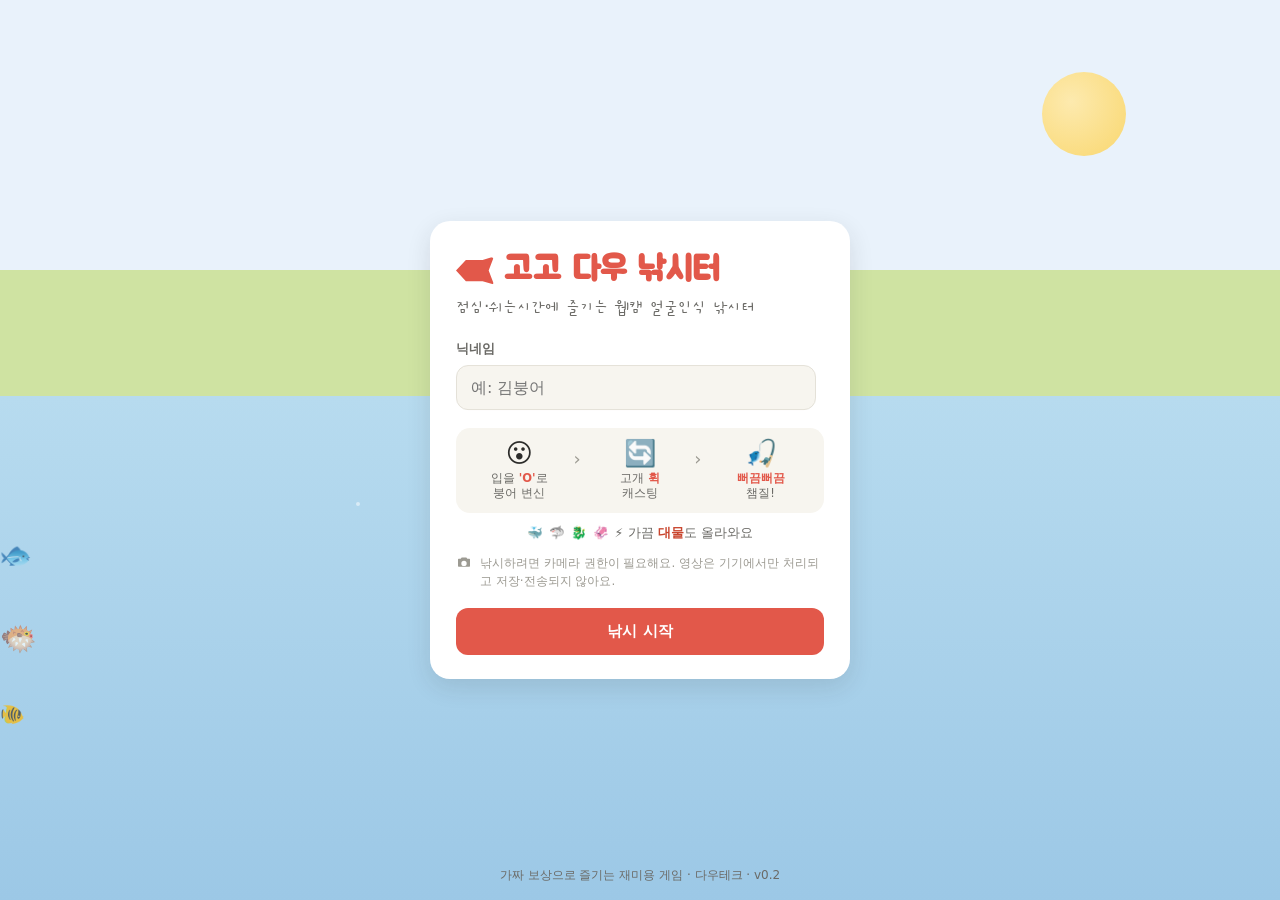
<file: index.html>
<!DOCTYPE html>
<html lang="ko">
<head>
<meta charset="UTF-8" />
<meta name="viewport" content="width=device-width, initial-scale=1, viewport-fit=cover" />
<title>고고 다우 낚시터</title>
<meta name="description" content="입을 'O'로 벌리면 붕어가 되어 낚시! 고고 다우 낚시터 — 웹캠 얼굴인식 낚시 게임" />
<link rel="icon" href="data:image/svg+xml,%3Csvg xmlns='http://www.w3.org/2000/svg' viewBox='0 0 100 100'%3E%3Ctext y='.9em' font-size='90'%3E🎣%3C/text%3E%3C/svg%3E" />
<link rel="preconnect" href="https://fonts.googleapis.com" />
<link rel="preconnect" href="https://fonts.gstatic.com" crossorigin />
<link href="https://fonts.googleapis.com/css2?family=Jua&family=Gaegu:wght@400;700&display=swap" rel="stylesheet" />
<link rel="stylesheet" href="css/styles.css" />
</head>
<body>

<!-- ============ ENTRY ============ -->
<section id="screen-entry" class="screen is-active">
  <div class="pond-bg" aria-hidden="true">
    <span class="sun"></span>
    <span class="pond-fish f1">🐟</span>
    <span class="pond-fish f2">🐠</span>
    <span class="pond-fish f3">🐡</span>
    <span class="ripple r1"></span>
    <span class="ripple r2"></span>
  </div>
  <div class="entry-card">
    <div class="brand"><span class="brand-fish" aria-hidden="true"></span><h1 class="brand-name">고고 다우 낚시터</h1></div>
    <p class="brand-tag">점심·쉬는시간에 즐기는 웹캠 얼굴인식 낚시터</p>

    <label class="field-label" for="nickname">닉네임</label>
    <div class="field-row">
      <input id="nickname" class="field-input" type="text" maxlength="12" placeholder="예: 김붕어" autocomplete="off" />
      <span id="nick-status" class="nick-status" aria-live="polite"></span>
    </div>

    <ol class="howto" aria-label="이렇게 즐겨요">
      <li><span class="howto-emoji">😮</span><span class="howto-t">입을 <b>'O'</b>로<br>붕어 변신</span></li>
      <li><span class="howto-emoji">🔄</span><span class="howto-t">고개 <b>휙</b><br>캐스팅</span></li>
      <li><span class="howto-emoji">🎣</span><span class="howto-t"><b>뻐끔뻐끔</b><br>챔질!</span></li>
    </ol>

    <p class="teaser"><span class="teaser-fish">🐳 🦈 🐉 🦑 ⚡</span> 가끔 <b>대물</b>도 올라와요</p>

    <p class="perm-note"><span class="i-cam" aria-hidden="true"></span>낚시하려면 카메라 권한이 필요해요. 영상은 기기에서만 처리되고 저장·전송되지 않아요.</p>

    <button id="btn-start" class="btn btn-primary btn-block">낚시 시작</button>
    <p id="entry-error" class="entry-error" role="alert" hidden></p>
  </div>
  <footer class="entry-foot">가짜 보상으로 즐기는 재미용 게임 · 다우테크 · v0.2</footer>
</section>

<!-- ============ CALIBRATION ============ -->
<section id="screen-cal" class="screen">
  <div class="cal-wrap">
    <h2 id="cal-title" class="cal-title">얼굴을 비춰주세요</h2>
    <p id="cal-instr" class="cal-instr">카메라 가운데에 얼굴을 맞춰 주세요</p>

    <div class="cal-stage">
      <video id="cal-video" class="cal-video" playsinline muted></video>
      <div class="cal-guide" aria-hidden="true"></div>
      <div id="cal-cue" class="cal-cue" aria-hidden="true">😊</div>
      <div id="cal-badge" class="cal-badge">얼굴을 찾는 중…</div>
    </div>

    <div class="cal-steps">
      <div id="cal-step-1" class="cal-step"><span class="cal-dot"></span>얼굴 인식</div>
      <div id="cal-step-2" class="cal-step"><span class="cal-dot"></span>입 'O' 인식</div>
    </div>

    <div class="cal-actions">
      <button id="btn-cal-neutral" class="btn btn-primary" hidden>시작하기</button>
      <button id="btn-cal-skip" class="btn btn-ghost btn-sm">바로 시작 ›</button>
    </div>
    <p class="cal-note">자동으로 인식돼요 · 밝은 곳에서 얼굴을 화면 가운데 맞춰 주세요</p>
  </div>
</section>

<!-- ============ LOBBY (MAIN GAME) ============ -->
<section id="screen-lobby" class="screen">
  <div class="game">
    <div class="pond-bg pond-scene" aria-hidden="true">
      <span class="sun"></span>
      <span class="cloud cl1">☁️</span><span class="cloud cl2">☁️</span><span class="cloud cl3">☁️</span>
      <span class="scene-item tree tr1">🌳</span><span class="scene-item tree tr2">🌲</span>
      <span class="scene-item tree tr3">🌳</span><span class="scene-item bush bs1">🌿</span>
      <span class="scene-item flower fw1">🌷</span><span class="scene-item flower fw2">🌼</span>
      <span class="scene-item flower fw3">🌸</span>
      <span class="scene-item reed rd1">🌾</span><span class="scene-item reed rd2">🌾</span>
      <span class="scene-item duck dk1">🦆</span>
      <span class="scene-item dock">🛶</span>
      <span class="lilypad lp1">🪷</span><span class="lilypad lp2">🪷</span>
      <span class="pond-fish pf1">🐟</span><span class="pond-fish pf2">🐠</span>
      <span class="ripple rp1"></span><span class="ripple rp2"></span>
    </div>

    <div id="catch-banner" class="catch-banner" aria-live="polite"></div>

    <header class="topbar">
      <span class="room-name">다우 낭낭저수지 <b id="online-count" class="online-count" hidden></b></span>
      <div class="topbar-right">
        <button id="btn-eohang" class="chip chip-btn"><span class="i-tank"></span>어항 <b id="eh-count">0</b></button>
        <button id="btn-ranking" class="chip chip-btn"><span class="i-crown"></span>붕어왕 <b id="my-rank">–</b></button>
        <button id="btn-settings" class="chip chip-btn" aria-label="설정"><span class="i-gear"></span></button>
      </div>
    </header>

    <aside class="mini-rank" id="mini-rank" aria-label="실시간 랭킹"></aside>

    <div id="players" class="players" aria-hidden="true"></div>

    <div id="mybob" class="mybob" hidden><span class="mybob-line" aria-hidden="true"></span><span class="mybob-alert" id="mybob-alert">!</span><span class="mybob-float"></span></div>

    <!-- catch breaches the water here on reel-in -->
    <div id="catch-stage" class="catch-stage" aria-hidden="true" hidden></div>

    <!-- swipe / head-turn capture overlay (also accepts fallback) -->
    <div id="castpad" class="castpad" hidden>
      <div class="cast-guide" aria-hidden="true">
        <span class="cg-arrow cg-left">↩</span>
        <span class="cg-head">🐟</span>
        <span class="cg-arrow cg-right">↪</span>
      </div>
      <div class="castpad-hint" id="castpad-hint">고개를 휙 돌렸다가 → 정면으로 돌아오면 던져져요!</div>
      <div class="castpad-sub" id="castpad-sub">멀리 돌릴수록 더 멀리 날아가요</div>
    </div>

    <aside class="selfview" id="selfview">
      <span class="selfview-label">셀프뷰</span>
      <video id="game-video" class="selfview-video" playsinline muted></video>
      <div class="selfview-status" id="selfview-status"><span class="sv-dot"></span>대기 중</div>
    </aside>

    <div class="actionbar">
      <div class="actionbar-top">
        <span class="ab-phase" id="ab-phase">① 준비</span>
        <span class="ab-hint" id="ab-hint"></span>
      </div>
      <div class="ab-ctrl" id="ab-ctrl"></div>
    </div>

    <div id="toast" class="toast"></div>
  </div>
</section>

<!-- ============ MODALS ============ -->
<div id="panel-eohang" class="modal" hidden>
  <div class="modal-card">
    <div class="modal-head"><h2 class="modal-title">어항</h2><button class="modal-close" data-close="panel-eohang" aria-label="닫기">✕</button></div>
    <div id="eohang-body" class="modal-body"></div>
  </div>
</div>

<div id="panel-ranking" class="modal" hidden>
  <div class="modal-card">
    <div class="modal-head"><h2 class="modal-title">오늘의 붕어왕</h2><button class="modal-close" data-close="panel-ranking" aria-label="닫기">✕</button></div>
    <div id="ranking-body" class="modal-body"></div>
  </div>
</div>

<div id="panel-settings" class="modal" hidden>
  <div class="modal-card">
    <div class="modal-head"><h2 class="modal-title">설정</h2><button class="modal-close" data-close="panel-settings" aria-label="닫기">✕</button></div>
    <div id="settings-body" class="modal-body"></div>
  </div>
</div>

<script type="module" src="js/main.js"></script>
</body>
</html>
</file>
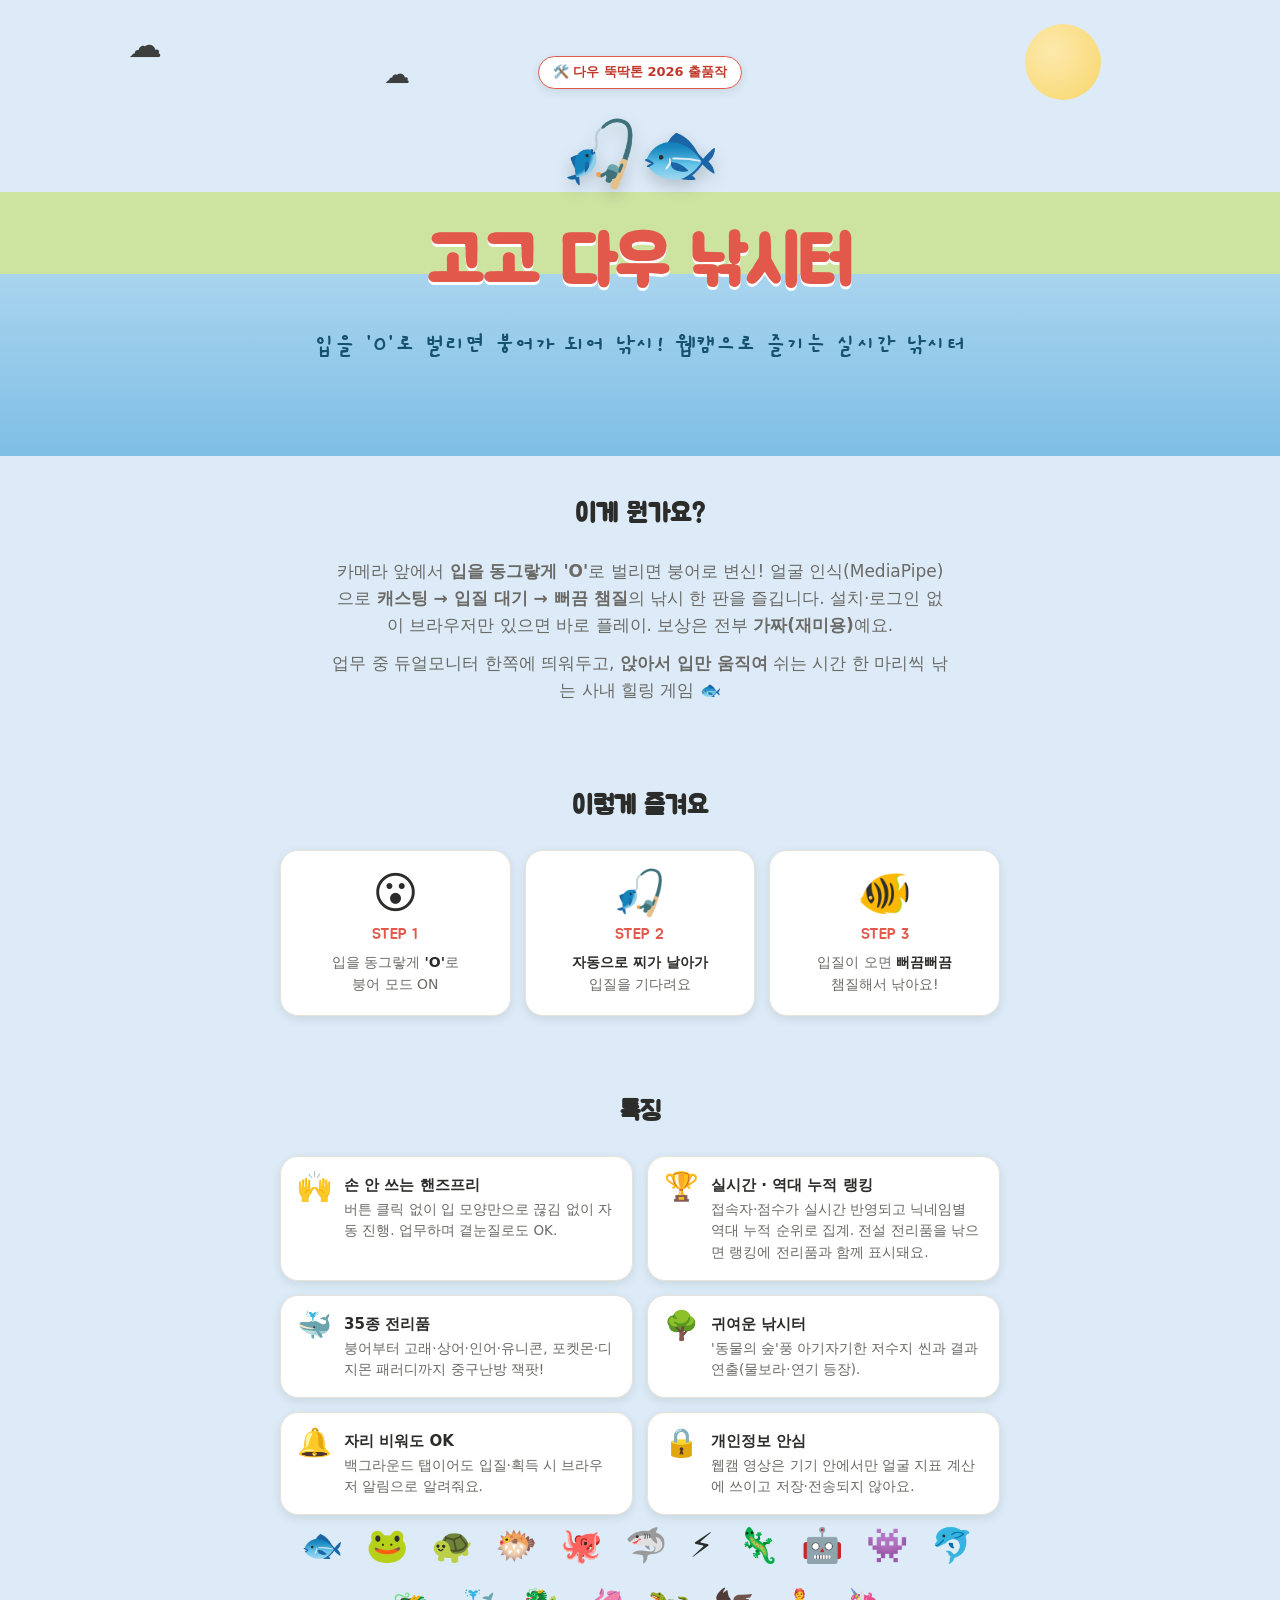
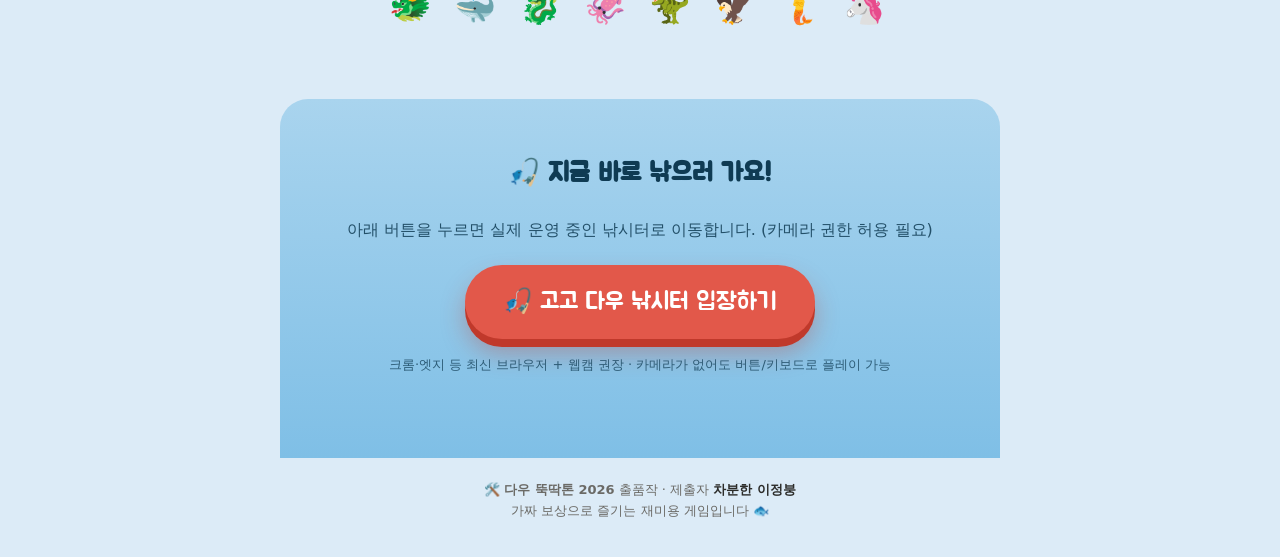
<file: submission/index.html>
<!DOCTYPE html>
<html lang="ko">
<head>
<meta charset="UTF-8" />
<meta name="viewport" content="width=device-width, initial-scale=1" />
<title>고고 다우 낚시터 🎣 — 뚝딱톤 2026</title>
<meta name="description" content="입을 'O'로 벌리면 붕어가 되어 낚시! 웹캠 얼굴인식으로 즐기는 사내 실시간 낚시 게임." />
<link rel="icon" href="data:image/svg+xml,%3Csvg xmlns='http://www.w3.org/2000/svg' viewBox='0 0 100 100'%3E%3Ctext y='.9em' font-size='90'%3E🎣%3C/text%3E%3C/svg%3E" />
<link rel="preconnect" href="https://fonts.googleapis.com" />
<link rel="preconnect" href="https://fonts.gstatic.com" crossorigin />
<link href="https://fonts.googleapis.com/css2?family=Jua&family=Gaegu:wght@400;700&display=swap" rel="stylesheet" />
<style>
  :root{
    --coral:#E2584A; --coral-strong:#C0392B; --ink:#2C2C2A; --muted:#6B6A66;
    --sky:#DCEBF7; --grass:#CDE3A0; --water:#A9D4EE; --water-deep:#7FBFE6;
    --surface:#fff; --surface-2:#F4F1EA; --line:#E7E3D8; --radius:18px;
    --shadow:0 10px 30px rgba(44,44,42,.14); --shadow-sm:0 3px 10px rgba(44,44,42,.10);
    --display:'Jua',system-ui,sans-serif; --hand:'Gaegu',system-ui,cursive; --ui:system-ui,-apple-system,'Apple SD Gothic Neo',sans-serif;
  }
  *{box-sizing:border-box;}
  body{margin:0;font-family:var(--ui);color:var(--ink);background:var(--sky);line-height:1.6;}
  .wrap{max-width:760px;margin:0 auto;padding:0 20px;}

  /* hero */
  .hero{position:relative;overflow:hidden;text-align:center;padding:56px 20px 70px;
    background:linear-gradient(var(--sky) 0%,var(--sky) 42%,var(--grass) 42%,var(--grass) 60%,var(--water) 60%,var(--water-deep) 100%);}
  .hero .sun{position:absolute;top:24px;right:14%;width:76px;height:76px;border-radius:50%;
    background:radial-gradient(circle at 35% 35%,#FFE9A6,#FBD45F);opacity:.92;}
  .hero .cloud{position:absolute;font-size:34px;opacity:.9;}
  .badge{display:inline-block;font-family:var(--ui);font-size:13px;font-weight:700;color:var(--coral-strong);
    background:#fff;border:1.5px solid var(--coral);border-radius:999px;padding:5px 14px;margin-bottom:14px;box-shadow:var(--shadow-sm);}
  h1.title{font-family:var(--display);font-size:clamp(40px,8vw,68px);color:var(--coral);margin:6px 0 6px;letter-spacing:.5px;
    text-shadow:0 3px 0 #fff;}
  .tagline{font-family:var(--hand);font-size:clamp(18px,4vw,24px);color:#15506F;margin:0 0 22px;font-weight:700;}
  .hero-fish{font-size:64px;filter:drop-shadow(0 6px 8px rgba(0,0,0,.18));}

  /* sections */
  section{padding:38px 0;}
  h2{font-family:var(--display);font-size:26px;color:var(--ink);text-align:center;margin:0 0 22px;}
  .lead{text-align:center;font-size:17px;color:var(--muted);max-width:620px;margin:0 auto 6px;}

  .steps{display:grid;grid-template-columns:repeat(3,1fr);gap:14px;}
  .step{background:var(--surface);border:1px solid var(--line);border-radius:var(--radius);padding:20px 14px;text-align:center;box-shadow:var(--shadow-sm);}
  .step .em{font-size:44px;line-height:1;}
  .step .n{display:inline-block;font-family:var(--display);color:var(--coral);font-size:15px;margin:8px 0 4px;}
  .step .t{font-size:14px;color:var(--muted);}
  .step b{color:var(--ink);}

  .feats{display:grid;grid-template-columns:repeat(2,1fr);gap:14px;}
  .feat{display:flex;gap:12px;align-items:flex-start;background:var(--surface);border:1px solid var(--line);border-radius:var(--radius);padding:16px 16px;box-shadow:var(--shadow-sm);}
  .feat .fi{font-size:28px;line-height:1;flex:none;}
  .feat .fh{font-weight:700;font-size:15px;margin:0 0 2px;}
  .feat .fp{font-size:13.5px;color:var(--muted);margin:0;}

  .trophies{text-align:center;font-size:34px;letter-spacing:6px;line-height:1.8;}
  .note{text-align:center;font-size:13px;color:var(--muted);background:var(--surface-2);border-radius:12px;padding:12px 16px;max-width:620px;margin:18px auto 0;}

  /* CTA */
  .cta{background:linear-gradient(180deg,var(--water),var(--water-deep));text-align:center;padding:54px 20px 60px;border-radius:28px 28px 0 0;margin-top:24px;}
  .cta h2{color:#0F3B53;}
  .cta p{color:#0F3B53;opacity:.85;margin:0 0 22px;}
  .play-btn{display:inline-flex;align-items:center;gap:10px;font-family:var(--display);font-size:24px;color:#fff;
    background:var(--coral);border:none;border-radius:999px;padding:18px 38px;text-decoration:none;cursor:pointer;
    box-shadow:0 8px 0 var(--coral-strong),0 14px 24px rgba(192,57,43,.35);transition:transform .12s,box-shadow .12s;}
  .play-btn:hover{transform:translateY(2px);box-shadow:0 6px 0 var(--coral-strong),0 10px 18px rgba(192,57,43,.35);}
  .play-btn:active{transform:translateY(8px);box-shadow:0 0 0 var(--coral-strong);}
  .cta .sub{font-size:13px;color:#0F3B53;opacity:.75;margin-top:16px;}

  footer{text-align:center;font-size:13px;color:var(--muted);padding:22px 20px 36px;}
  footer .author{font-weight:700;color:var(--ink);}
  @media (max-width:560px){
    .steps{grid-template-columns:1fr;} .feats{grid-template-columns:1fr;}
  }
</style>
</head>
<body>

  <header class="hero">
    <span class="cloud" style="top:18px;left:10%;">☁️</span>
    <span class="cloud" style="top:54px;left:30%;font-size:26px;">☁️</span>
    <span class="sun"></span>
    <div class="wrap">
      <span class="badge">🛠️ 다우 뚝딱톤 2026 출품작</span>
      <div class="hero-fish">🎣🐟</div>
      <h1 class="title">고고 다우 낚시터</h1>
      <p class="tagline">입을 'O'로 벌리면 붕어가 되어 낚시! 웹캠으로 즐기는 실시간 낚시터</p>
    </div>
  </header>

  <main class="wrap">

    <section>
      <h2>이게 뭔가요?</h2>
      <p class="lead">
        카메라 앞에서 <b>입을 동그랗게 'O'</b>로 벌리면 붕어로 변신!
        얼굴 인식(MediaPipe)으로 <b>캐스팅 → 입질 대기 → 뻐끔 챔질</b>의 낚시 한 판을 즐깁니다.
        설치·로그인 없이 브라우저만 있으면 바로 플레이. 보상은 전부 <b>가짜(재미용)</b>예요.
      </p>
      <p class="lead" style="margin-top:10px;">
        업무 중 듀얼모니터 한쪽에 띄워두고, <b>앉아서 입만 움직여</b> 쉬는 시간 한 마리씩 낚는 사내 힐링 게임 🐟
      </p>
    </section>

    <section>
      <h2>이렇게 즐겨요</h2>
      <div class="steps">
        <div class="step"><div class="em">😮</div><div class="n">STEP 1</div><div class="t">입을 동그랗게 <b>'O'</b>로<br>붕어 모드 ON</div></div>
        <div class="step"><div class="em">🎣</div><div class="n">STEP 2</div><div class="t"><b>자동으로 찌가 날아가</b><br>입질을 기다려요</div></div>
        <div class="step"><div class="em">🐠</div><div class="n">STEP 3</div><div class="t">입질이 오면 <b>뻐끔뻐끔</b><br>챔질해서 낚아요!</div></div>
      </div>
    </section>

    <section>
      <h2>특징</h2>
      <div class="feats">
        <div class="feat"><span class="fi">🙌</span><div><p class="fh">손 안 쓰는 핸즈프리</p><p class="fp">버튼 클릭 없이 입 모양만으로 끊김 없이 자동 진행. 업무하며 곁눈질로도 OK.</p></div></div>
        <div class="feat"><span class="fi">🏆</span><div><p class="fh">실시간 · 역대 누적 랭킹</p><p class="fp">접속자·점수가 실시간 반영되고 닉네임별 역대 누적 순위로 집계. 전설 전리품을 낚으면 랭킹에 전리품과 함께 표시돼요.</p></div></div>
        <div class="feat"><span class="fi">🐳</span><div><p class="fh">35종 전리품</p><p class="fp">붕어부터 고래·상어·인어·유니콘, 포켓몬·디지몬 패러디까지 중구난방 잭팟!</p></div></div>
        <div class="feat"><span class="fi">🌳</span><div><p class="fh">귀여운 낚시터</p><p class="fp">'동물의 숲'풍 아기자기한 저수지 씬과 결과 연출(물보라·연기 등장).</p></div></div>
        <div class="feat"><span class="fi">🔔</span><div><p class="fh">자리 비워도 OK</p><p class="fp">백그라운드 탭이어도 입질·획득 시 브라우저 알림으로 알려줘요.</p></div></div>
        <div class="feat"><span class="fi">🔒</span><div><p class="fh">개인정보 안심</p><p class="fp">웹캠 영상은 기기 안에서만 얼굴 지표 계산에 쓰이고 저장·전송되지 않아요.</p></div></div>
      </div>
      <div class="trophies">🐟 🐸 🐢 🐡 🐙 🦈 ⚡ 🦎 🤖 👾 🐬 🐲 🐳 🐉 🦑 🦖 🦅 🧜 🦄</div>
    </section>

    <section class="cta">
      <h2>🎣 지금 바로 낚으러 가요!</h2>
      <p>아래 버튼을 누르면 실제 운영 중인 낚시터로 이동합니다. (카메라 권한 허용 필요)</p>
      <a class="play-btn" href="https://daoutech-cruiseny.github.io/boong-fishing/" target="_blank" rel="noopener">🎣 고고 다우 낚시터 입장하기</a>
      <p class="sub">크롬·엣지 등 최신 브라우저 + 웹캠 권장 · 카메라가 없어도 버튼/키보드로 플레이 가능</p>
    </section>
  </main>

  <footer>
    🛠️ <b>다우 뚝딱톤 2026</b> 출품작 · 제출자 <span class="author">차분한 이정붕</span><br>
    가짜 보상으로 즐기는 재미용 게임입니다 🐟
  </footer>

</body>
</html>
</file>
<file: css/styles.css>
/* ==========================================================================
   붕어 낚시터 — styles
   Design language from the Claude Design export: pond scene (sky/grass/water),
   Jua (display) + Gaegu (playful accent), coral #E2584A accent, rarity colors.
   ========================================================================== */

:root {
  /* environment */
  --sky:        #E9F2FB;
  --water:      #B7DBEF;
  --water-deep: #9CC8E6;
  --grass:      #CFE3A2;
  --sand:       #E7D8B0;

  /* brand */
  --coral:        #E2584A;
  --coral-strong: #C9462F;
  --gold:         #E8B23C;

  /* neutrals */
  --ink:      #2C2C2A;
  --muted:    #6B6A66;
  --faint:    #9C9A92;
  --line:     #E4E1D8;
  --surface:  #FFFFFF;
  --surface-2:#F7F5EF;

  /* rarity (bg / fg) */
  --junk-bg:#F1EFE8;   --junk-fg:#56544E;   --junk-dot:#8A8780;
  --common-bg:#EAF3DE; --common-fg:#2C5A10; --common-dot:#5E9A22;
  --rare-bg:#E6F1FB;   --rare-fg:#0C447C;   --rare-dot:#2F7FCF;
  --epic-bg:#EEEDFE;   --epic-fg:#3C3489;   --epic-dot:#6A5BD6;
  --legend-bg:#FAEEDA; --legend-fg:#633806; --legend-dot:#E0A21C;

  /* type */
  --font-display:"Jua", system-ui, sans-serif;
  --font-hand:"Gaegu", system-ui, sans-serif;
  --font-ui: system-ui, -apple-system, "Apple SD Gothic Neo", "Malgun Gothic", "Segoe UI", Roboto, sans-serif;

  --radius: 14px;
  --radius-lg: 20px;
  --shadow: 0 8px 24px rgba(44,44,42,.12);
  --shadow-sm: 0 3px 10px rgba(44,44,42,.10);
}

* { box-sizing: border-box; }
html, body { margin: 0; height: 100%; }
body {
  font-family: var(--font-ui);
  color: var(--ink);
  background: var(--sky);
  -webkit-font-smoothing: antialiased;
  overflow: hidden;
}

/* ---------- screens ---------- */
.screen { position: fixed; inset: 0; display: none; }
.screen.is-active { display: block; }

/* shared pond background (sky -> grass -> water bands) */
.pond-bg {
  position: absolute; inset: 0;
  background: linear-gradient(
    var(--sky) 0%, var(--sky) 30%,
    var(--grass) 30%, var(--grass) 44%,
    var(--water) 44%, var(--water-deep) 100%);
}
.sun { position: absolute; top: 8%; right: 12%; width: 84px; height: 84px; border-radius: 50%;
  background: radial-gradient(circle at 35% 35%, #FFE9A6, #FBD45F); opacity: .9; }

/* ---------- buttons ---------- */
.btn { font-family: var(--font-ui); font-size: 15px; font-weight: 600; border: none; border-radius: 12px;
  padding: 12px 20px; cursor: pointer; display: inline-flex; align-items: center; justify-content: center; gap: 8px;
  transition: transform .06s ease, background .15s ease; }
.btn:active { transform: translateY(1px); }
.btn:focus-visible { outline: 3px solid rgba(226,88,74,.5); outline-offset: 2px; }
.btn-primary { background: var(--coral); color: #fff; }
.btn-primary:hover { background: var(--coral-strong); }
.btn-ghost { background: var(--surface-2); color: var(--muted); }
.btn-sm { font-size: 13px; padding: 8px 14px; }
.btn-blue { background: #3F7DD6; color:#fff; }
.btn-tap { background: var(--coral); color:#fff; font-size: 24px; padding: 18px 40px; }
.btn-block { width: 100%; padding: 14px; }

/* ---------- ENTRY ---------- */
.entry-card {
  position: absolute; top: 50%; left: 50%; transform: translate(-50%,-50%);
  width: min(420px, calc(100vw - 40px));
  background: var(--surface); border-radius: var(--radius-lg); box-shadow: var(--shadow);
  padding: 28px 26px 24px;
}
.brand { display:flex; align-items:center; gap:10px; }
.brand-fish { width: 38px; height: 28px; flex: none;
  background: var(--coral);
  clip-path: polygon(0 50%, 26% 12%, 70% 12%, 100% 0, 86% 50%, 100% 100%, 70% 88%, 26% 88%);
  border-radius: 4px; position: relative; }
.brand-name { font-family: var(--font-display); font-size: 34px; margin: 0; color: var(--coral); letter-spacing: .5px; }
.brand-tag { font-family: var(--font-hand); font-size: 17px; color: var(--muted); margin: 4px 0 22px; }
.field-label { display:block; font-size: 13px; color: var(--muted); margin: 0 0 7px; font-weight:600; }
.field-row { display:flex; gap: 8px; align-items: stretch; }
.field-input { flex:1; font-family: var(--font-ui); font-size: 16px; padding: 12px 14px; border: 1.5px solid var(--line);
  border-radius: 12px; background: var(--surface-2); color: var(--ink); outline: none; }
.field-input:focus { border-color: var(--coral); background:#fff; }
.nick-status { display:flex; align-items:center; min-width: 0; font-size: 12px; }
.nick-status.ok { color:#1D7A5C; }
.nick-status.warn { color: var(--coral-strong); }
.perm-note { display:flex; gap:8px; font-size: 12px; color: var(--faint); line-height:1.5; margin: 12px 0 18px; }
.entry-error { color: var(--coral-strong); font-size: 13px; margin: 10px 0 0; }
.entry-foot { position: absolute; bottom: 16px; width:100%; text-align:center; font-size: 12px; color: var(--muted); }

/* how-to mini guide */
.howto { list-style:none; margin: 18px 0 12px; padding: 12px 6px; display:grid; grid-template-columns: repeat(3,1fr);
  gap: 6px; background: var(--surface-2); border-radius: 14px; counter-reset: step; }
.howto li { position:relative; display:flex; flex-direction:column; align-items:center; gap:5px; text-align:center; }
.howto li:not(:last-child)::after { content:"›"; position:absolute; right:-4px; top:8px; color: var(--faint); font-size:18px; }
.howto-emoji { font-size: 26px; line-height:1; }
.howto-t { font-size: 11.5px; color: var(--muted); line-height:1.3; }
.howto-t b { color: var(--coral); }
.teaser { font-size: 12.5px; color: var(--muted); text-align:center; margin: 0 0 4px; }
.teaser b { color: var(--coral-strong); }
.teaser-fish { letter-spacing: 1px; }

/* ambient pond life on the entry screen */
.pond-fish { position:absolute; font-size: 26px; opacity:.7; transform: scaleX(-1); pointer-events:none;
  animation: pondSwim linear infinite; }
.pond-fish.f1 { top: 60%; animation-duration: 13s; }
.pond-fish.f2 { top: 78%; font-size: 20px; animation-duration: 17s; animation-delay: -5s; }
.pond-fish.f3 { top: 69%; font-size: 30px; animation-duration: 11s; animation-delay: -8s; }
@keyframes pondSwim { from { left: -14%; } to { left: 114%; } }
.ripple { position:absolute; border:2px solid rgba(255,255,255,.5); border-radius:50%;
  transform: translate(-50%,-50%); pointer-events:none; animation: pondRipple 4.5s ease-out infinite; }
.ripple.r1 { top: 56%; left: 28%; }
.ripple.r2 { top: 74%; left: 66%; animation-delay: -2.2s; }
@keyframes pondRipple { 0% { width:6px; height:6px; opacity:.55; } 100% { width:84px; height:84px; opacity:0; } }
@media (prefers-reduced-motion: reduce) { .pond-fish, .ripple { animation: none; } .pond-fish { display:none; } }
.pond-fish.pf1 { top: 62%; animation-duration: 14s; }
.pond-fish.pf2 { top: 80%; font-size: 22px; animation-duration: 18s; animation-delay: -6s; }
.ripple.rp1 { top: 60%; left: 26%; } .ripple.rp2 { top: 82%; left: 70%; animation-delay: -2.5s; }

/* ---------- cute "Animal-Crossing"-ish lobby scenery ---------- */
.scene-item { position:absolute; line-height:1; pointer-events:none; filter: drop-shadow(0 2px 2px rgba(0,0,0,.12)); }
.cloud { position:absolute; font-size: 40px; opacity:.92; pointer-events:none; animation: cloudDrift linear infinite; }
.cloud.cl1 { top: 5%;  font-size: 46px; animation-duration: 48s; }
.cloud.cl2 { top: 13%; font-size: 34px; animation-duration: 64s; animation-delay: -20s; }
.cloud.cl3 { top: 3%;  font-size: 30px; animation-duration: 80s; animation-delay: -50s; }
@keyframes cloudDrift { from { left: -16%; } to { left: 116%; } }
/* trees & bushes sit on the grass band (~30–44% height) */
.tree { font-size: 56px; bottom: auto; }
.tree.tr1 { top: 20%; left: 4%; font-size: 64px; }
.tree.tr2 { top: 23%; left: 16%; font-size: 50px; }
.tree.tr3 { top: 21%; right: 5%; font-size: 60px; transform: scaleX(-1); }
.bush.bs1 { top: 35%; right: 18%; font-size: 34px; }
.flower { font-size: 22px; }
.flower.fw1 { top: 38%; left: 10%; } .flower.fw2 { top: 40%; left: 24%; } .flower.fw3 { top: 37%; right: 28%; }
.reed { font-size: 34px; }
.reed.rd1 { top: 40%; left: 2%; } .reed.rd2 { top: 41%; right: 2%; transform: scaleX(-1); }
.duck.dk1 { top: 52%; left: 16%; font-size: 30px; animation: duckBob 3.5s ease-in-out infinite; }
@keyframes duckBob { 0%,100% { transform: translateY(0) scaleX(-1); } 50% { transform: translateY(-4px) scaleX(-1); } }
.dock { top: 60%; left: 50%; transform: translateX(-50%) rotate(8deg); font-size: 46px; opacity:.95; }
.lilypad { position:absolute; font-size: 30px; pointer-events:none; }
.lilypad.lp1 { top: 66%; left: 24%; } .lilypad.lp2 { top: 86%; right: 20%; font-size: 26px; }
@media (prefers-reduced-motion: reduce) { .cloud, .duck { animation: none; } }

/* ---------- big "catch!" banner beside the ranking ---------- */
/* sits in the top-center gap between the selfview (left) and ranking (right) */
.catch-banner { position:absolute; top: 58px; left: 50%; max-width: min(460px, calc(100% - 360px)); z-index: 22;
  display:flex; align-items:center; gap: 11px; background: rgba(255,255,255,.97);
  border: 2px solid var(--coral); border-radius: 16px; padding: 11px 16px; box-shadow: var(--shadow);
  opacity: 0; transform: translate(-50%, -14px) scale(.96); pointer-events:none; transition: opacity .25s ease, transform .25s ease; }
.catch-banner.show { opacity: 1; transform: translate(-50%, 0) scale(1); }
.catch-banner.hot { border-color: #C9A227; background: linear-gradient(100deg, #FFF7E0, #FFFDF6); animation: bannerPop .5s ease; }
@keyframes bannerPop { 0% { transform: translate(-50%,0) scale(.92); } 60% { transform: translate(-50%,0) scale(1.04); } 100% { transform: translate(-50%,0) scale(1); } }
.cb-icon { font-size: 34px; line-height:1; flex:none; }
.cb-text { font-size: 16px; font-weight: 600; color: var(--ink); line-height: 1.3; }
.cb-text b { color: var(--coral-strong, #C0392B); }
/* on phones, drop the banner below the selfview/ranking row so nothing overlaps */
@media (max-width: 560px) {
  .catch-banner { top: 152px; left: 8px; right: 8px; max-width: none;
    transform: translateY(-10px) scale(.97); }
  .catch-banner.show { transform: translateY(0) scale(1); }
  @keyframes bannerPop { 0%{transform:translateY(0) scale(.95)} 60%{transform:translateY(0) scale(1.03)} 100%{transform:translateY(0) scale(1)} }
  .cb-text { font-size: 13px; }
}

/* leaderboard sections in the live ranking panel */
.mr-section { font-size: 11px; color: var(--faint); font-weight: 700; margin: 8px 0 2px; }
.mr-all { max-height: 132px; overflow-y: auto; }

/* small inline icons (drawn) */
.i-cam, .i-tank, .i-crown, .i-gear { width: 16px; height: 16px; flex:none; display:inline-block;
  background: currentColor; -webkit-mask: center/contain no-repeat; mask: center/contain no-repeat; }
.i-cam  { -webkit-mask-image: url("data:image/svg+xml,%3Csvg xmlns='http://www.w3.org/2000/svg' viewBox='0 0 24 24'%3E%3Cpath fill='black' d='M4 7h3l1.5-2h7L17 7h3a1 1 0 0 1 1 1v10a1 1 0 0 1-1 1H4a1 1 0 0 1-1-1V8a1 1 0 0 1 1-1Zm8 3a4 4 0 1 0 0 8 4 4 0 0 0 0-8Z'/%3E%3C/svg%3E"); mask-image: url("data:image/svg+xml,%3Csvg xmlns='http://www.w3.org/2000/svg' viewBox='0 0 24 24'%3E%3Cpath fill='black' d='M4 7h3l1.5-2h7L17 7h3a1 1 0 0 1 1 1v10a1 1 0 0 1-1 1H4a1 1 0 0 1-1-1V8a1 1 0 0 1 1-1Zm8 3a4 4 0 1 0 0 8 4 4 0 0 0 0-8Z'/%3E%3C/svg%3E"); }
.i-tank { -webkit-mask-image: url("data:image/svg+xml,%3Csvg xmlns='http://www.w3.org/2000/svg' viewBox='0 0 24 24'%3E%3Cpath fill='black' d='M4 6h16v12a2 2 0 0 1-2 2H6a2 2 0 0 1-2-2V6Zm3 8a3 3 0 0 1 5-2 3 3 0 1 1 0 4 3 3 0 0 1-5-2Z'/%3E%3C/svg%3E"); mask-image: url("data:image/svg+xml,%3Csvg xmlns='http://www.w3.org/2000/svg' viewBox='0 0 24 24'%3E%3Cpath fill='black' d='M4 6h16v12a2 2 0 0 1-2 2H6a2 2 0 0 1-2-2V6Zm3 8a3 3 0 0 1 5-2 3 3 0 1 1 0 4 3 3 0 0 1-5-2Z'/%3E%3C/svg%3E"); }
.i-crown { -webkit-mask-image: url("data:image/svg+xml,%3Csvg xmlns='http://www.w3.org/2000/svg' viewBox='0 0 24 24'%3E%3Cpath fill='black' d='M3 8l4 4 5-7 5 7 4-4-2 11H5L3 8Z'/%3E%3C/svg%3E"); mask-image: url("data:image/svg+xml,%3Csvg xmlns='http://www.w3.org/2000/svg' viewBox='0 0 24 24'%3E%3Cpath fill='black' d='M3 8l4 4 5-7 5 7 4-4-2 11H5L3 8Z'/%3E%3C/svg%3E"); }
.i-gear { -webkit-mask-image: url("data:image/svg+xml,%3Csvg xmlns='http://www.w3.org/2000/svg' viewBox='0 0 24 24'%3E%3Cpath fill='black' d='M12 8a4 4 0 1 0 0 8 4 4 0 0 0 0-8Zm9 4a7 7 0 0 0-.1-1l2-1.6-2-3.4-2.3 1a7 7 0 0 0-1.7-1l-.4-2.5h-4l-.4 2.5a7 7 0 0 0-1.7 1l-2.3-1-2 3.4L4 11a7 7 0 0 0 0 2l-2 1.6 2 3.4 2.3-1a7 7 0 0 0 1.7 1l.4 2.5h4l.4-2.5a7 7 0 0 0 1.7-1l2.3 1 2-3.4-2-1.6c.06-.3.1-.66.1-1Z'/%3E%3C/svg%3E"); mask-image: url("data:image/svg+xml,%3Csvg xmlns='http://www.w3.org/2000/svg' viewBox='0 0 24 24'%3E%3Cpath fill='black' d='M12 8a4 4 0 1 0 0 8 4 4 0 0 0 0-8Zm9 4a7 7 0 0 0-.1-1l2-1.6-2-3.4-2.3 1a7 7 0 0 0-1.7-1l-.4-2.5h-4l-.4 2.5a7 7 0 0 0-1.7 1l-2.3-1-2 3.4L4 11a7 7 0 0 0 0 2l-2 1.6 2 3.4 2.3-1a7 7 0 0 0 1.7 1l.4 2.5h4l.4-2.5a7 7 0 0 0 1.7-1l2.3 1 2-3.4-2-1.6c.06-.3.1-.66.1-1Z'/%3E%3C/svg%3E"); }

/* ---------- CALIBRATION ---------- */
#screen-cal { background: var(--sky); }
.cal-wrap { position:absolute; top:50%; left:50%; transform:translate(-50%,-50%); width:min(420px,calc(100vw - 40px)); text-align:center; }
.cal-title { font-family: var(--font-display); font-size: 30px; color: var(--coral); margin: 0 0 4px; }
.cal-instr { font-size: 16px; color: var(--ink); margin: 0 0 18px; font-weight:600; }
.cal-stage { position: relative; width: min(300px, calc(100vw - 56px)); aspect-ratio: 4 / 3; margin: 0 auto 18px; border-radius: var(--radius-lg);
  overflow: hidden; background:#dfeaf3; box-shadow: var(--shadow-sm); }
.cal-video { width:100%; height:100%; object-fit: cover; transform: scaleX(-1) scale(2); transform-origin: center; }
.cal-guide { position:absolute; top:50%; left:50%; transform:translate(-50%,-50%); width:130px; height:170px;
  border:3px dashed rgba(255,255,255,.9); border-radius:50%; pointer-events:none; }
/* big on-screen cue that tells first-timers exactly what to do */
.cal-cue { position:absolute; top:50%; left:50%; transform:translate(-50%,-50%); font-size: 84px; line-height:1;
  pointer-events:none; filter: drop-shadow(0 4px 8px rgba(0,0,0,.35)); animation: cueFloat 2.4s ease-in-out infinite; }
.cal-cue.pulse { animation: cuePulse 1s ease-in-out infinite; }
@keyframes cueFloat { 0%,100%{ transform:translate(-50%,-50%) } 50%{ transform:translate(-50%,-58%) } }
@keyframes cuePulse { 0%,100%{ transform:translate(-50%,-50%) scale(1) } 50%{ transform:translate(-50%,-50%) scale(1.22) } }
@media (prefers-reduced-motion: reduce) { .cal-cue, .cal-cue.pulse { animation: none; } }
.cal-badge { position:absolute; left:8px; bottom:8px; right:8px; background: rgba(44,44,42,.78); color:#fff;
  font-size: 12px; padding: 6px 10px; border-radius: 10px; }
.cal-steps { display:flex; gap:10px; justify-content:center; margin: 0 0 18px; }
.cal-step { display:flex; align-items:center; gap:7px; font-size: 13px; color: var(--muted);
  background: var(--surface); border:1px solid var(--line); border-radius: 999px; padding: 6px 12px; }
.cal-step .cal-dot { width:9px; height:9px; border-radius:50%; background:#D8D5CC; }
.cal-step.done { color:#2C5A10; background: var(--common-bg); border-color: transparent; }
.cal-step.done .cal-dot { background: var(--common-dot); }
.cal-actions { display:flex; gap:10px; justify-content:center; }
.cal-note { font-size: 12px; color: var(--faint); margin: 14px 0 0; }

/* ---------- LOBBY / GAME ---------- */
.game { position:absolute; inset:0; overflow:hidden; }

.topbar { position:absolute; top:0; left:0; right:0; height:48px; display:flex; align-items:center; justify-content:space-between;
  padding: 0 14px; background: rgba(255,255,255,.9); border-bottom:1px solid var(--line); z-index: 20; backdrop-filter: blur(4px); }
.room-name { font-family: var(--font-display); font-size: 17px; color: var(--ink); }
.online-count { font-family: var(--font-ui); font-size: 12px; font-weight: 700; color: #2E7D32; margin-left: 4px; vertical-align: middle; }
.topbar-right { display:flex; gap:8px; }
.chip { display:inline-flex; align-items:center; gap:6px; background:#fff; border:1px solid var(--line); border-radius:999px;
  padding: 5px 12px; font-size: 13px; color: var(--muted); }
.chip b { color: var(--ink); }
.chip-btn { cursor:pointer; }
.chip-btn:hover { border-color: var(--coral); }
.chip .i-tank, .chip .i-crown, .chip .i-gear { width: 14px; height: 14px; }

.mini-rank { position:absolute; top: 58px; right: 12px; width: 218px; background: rgba(255,255,255,.96);
  border:1px solid var(--line); border-radius: 16px; padding: 12px 14px; z-index: 12; box-shadow: var(--shadow-sm); }
.mini-rank h4 { font-size: 13px; color: var(--ink); margin: 0 0 9px; font-weight: 700; }
.mr-row { display:flex; align-items:center; gap:8px; margin: 7px 0; font-size: 14px; }
.mr-row.me { background: var(--surface-2); border-radius: 8px; padding: 3px 6px; margin-left:-6px; margin-right:-6px; }
.mr-no { width: 20px; text-align:center; color: var(--faint); font-weight: 700; font-size: 15px; }
.mr-nick { flex:1; overflow:hidden; text-overflow:ellipsis; white-space:nowrap; }
.mr-dot { width: 9px; height: 9px; border-radius:50%; flex:none; }
.mr-score { font-weight: 700; color: var(--coral-strong, #C0392B); font-size: 13px; min-width: 30px; text-align:right; }
/* all-time leaderboard cards (2 lines for legend holders) */
.mr-list { max-height: 46vh; overflow-y: auto; margin: 0 -4px; padding: 0 4px; }
.mr-card { padding: 5px 6px; margin: 3px -6px; border-radius: 9px; }
.mr-card.me { background: var(--surface-2); }
.mr-card.legend { background: linear-gradient(100deg, #FFF6DC, #FFFCF4); border:1px solid #EED98A; }
.mr-line1 { display:flex; align-items:center; gap:8px; font-size: 14px; }
.mr-on { color:#2E7D32; font-size: 9px; margin-right:3px; vertical-align: middle; }
.mr-tro { font-size: 16px; flex:none; }
.mr-trophy { display:flex; align-items:center; gap:5px; margin: 3px 0 1px 28px; }
.mr-tro-ic { font-size: 17px; flex:none; }
.mr-tro-nm { flex:1; font-size: 11.5px; font-weight:700; color:#9A6B00; overflow:hidden; text-overflow:ellipsis; white-space:nowrap; }
.mr-me-row { display:flex; align-items:center; justify-content:space-between; gap:6px; margin-top: 9px; padding-top: 9px;
  border-top:1px dashed var(--line); font-size: 13px; }
.mr-me-label { color: var(--muted); font-weight:600; }
.mr-me-stat { color: var(--ink); } .mr-me-stat b { color: var(--coral-strong, #C0392B); font-size: 15px; }

.players { position:absolute; inset:0; z-index: 8; }
.player { position:absolute; transform: translateX(-50%); display:flex; flex-direction:column; align-items:center; }
.player-tag { margin-top: 1px; font-size: 11px; background: rgba(255,255,255,.85); border-radius:8px; padding: 1px 7px; white-space:nowrap; }
.player-stat { margin-top: 4px; font-size: 11px; border-radius:999px; padding: 2px 9px; font-weight: 600; white-space:nowrap; }
.st-wait { background: var(--junk-bg); color: var(--junk-fg); }
.st-bite { background: #FDEBD2; color:#9A4A0E; }
.st-catch { background: var(--common-bg); color: var(--common-fg); }

.mybob { position:absolute; left:50%; top: 70%; transform: translate(-50%,-50%); z-index: 10; display:flex; flex-direction:column; align-items:center; }
.mybob-float { width: 15px; height: 15px; border-radius:50%; background: var(--coral);
  box-shadow: 0 0 0 3px rgba(255,255,255,.85), 0 0 0 12px rgba(156,200,230,.35); }
.mybob.is-bite { animation: bobshake .25s infinite; }
.mybob-alert { position:absolute; top:-30px; left:50%; transform:translateX(-50%); width:22px; height:22px; border-radius:50%;
  background: var(--coral); color:#fff; display:none; align-items:center; justify-content:center; font-weight:700; font-size:14px; }
.mybob.is-bite .mybob-alert { display:flex; }
/* a bite tugs the line and rings the float */
.mybob.is-bite .mybob-line { animation: lineJiggle .26s ease-in-out infinite; }
@keyframes lineJiggle {
  0%,100% { transform: translateX(-50%) rotate(0); }
  25% { transform: translateX(-50%) rotate(2deg); }
  75% { transform: translateX(-50%) rotate(-2deg); }
}
.mybob.is-bite .mybob-float { animation: floatTug .45s ease-in-out infinite; }
@keyframes floatTug {
  0%,100% { box-shadow: 0 0 0 3px rgba(255,255,255,.85), 0 0 0 12px rgba(156,200,230,.35); }
  50% { box-shadow: 0 0 0 3px rgba(255,255,255,.95), 0 0 0 20px rgba(226,88,74,.45); }
}
@media (prefers-reduced-motion: reduce) {
  .mybob.is-bite .mybob-line, .mybob.is-bite .mybob-float { animation: none; }
}

/* fishing line: runs from the float up to an (off-screen) rod tip */
.mybob-line { position:absolute; left:50%; bottom:6px; width:2px; height:90vh; z-index:-1;
  background: linear-gradient(to top, rgba(255,255,255,.9), rgba(255,255,255,.12));
  transform: translateX(-50%); transform-origin: bottom center; pointer-events:none; }
.mybob.casting .mybob-line { animation: lineWhip .5s ease-out; }
@keyframes lineWhip {
  0%   { transform: translateX(-50%) scaleY(.15); opacity:.25; }
  55%  { opacity:1; }
  100% { transform: translateX(-50%) scaleY(1); opacity:1; }
}
/* the line + bobber fly out in an arc when you cast */
.mybob.flying { animation: castFly .7s cubic-bezier(.22,.68,.3,1) forwards; }
@keyframes castFly {
  0%   { top: var(--cast-start, 90%); }
  55%  { top: var(--cast-apex, 40%); }
  100% { top: var(--cast-land, 60%); }
}
@media (prefers-reduced-motion: reduce) { .mybob.flying { animation: none; top: var(--cast-land, 60%); } }

/* ---------- catch breach (creature rises out of the water) ---------- */
.catch-stage { position:absolute; inset:0; z-index: 20; pointer-events:none; }
.catch-stage[hidden] { display:none; }
.catch-creature { position:absolute; left:50%; transform: translate(-50%,0);
  font-size: 66px; line-height:1; filter: drop-shadow(0 6px 10px rgba(0,0,0,.28));
  animation: catchRise 1.5s cubic-bezier(.2,.85,.25,1) forwards; }
.catch-creature.big { font-size: 122px; animation-duration: 1.7s; }
@keyframes catchRise {
  0%   { transform: translate(-50%, 64px) scale(.35) rotate(-8deg); opacity:0; }
  22%  { opacity:1; }
  55%  { transform: translate(-50%, -40px) scale(1.12) rotate(5deg); }
  72%  { transform: translate(-50%, -18px) scale(1) rotate(-3deg); }
  100% { transform: translate(-50%, -26px) scale(1) rotate(0); opacity:1; }
}
.splash { position:absolute; left:50%; transform: translate(-50%,-50%); width:24px; height:24px; }
.splash::before, .splash::after { content:""; position:absolute; left:50%; top:50%;
  border:3px solid rgba(255,255,255,.9); border-radius:50%; transform: translate(-50%,-50%);
  animation: splashRing .7s ease-out forwards; }
.splash::after { animation-delay:.12s; border-color: rgba(156,200,230,.85); }
@keyframes splashRing { 0%{width:6px;height:6px;opacity:.95} 100%{width:96px;height:96px;opacity:0} }
.smoke { position:absolute; left:50%; border-radius:50%; transform: translate(-50%,-50%);
  background: radial-gradient(circle, rgba(232,232,236,.95), rgba(210,210,218,0) 70%); pointer-events:none;
  animation: smokePuff 1.05s ease-out forwards; }
@keyframes smokePuff {
  0%   { width:24px; height:24px; opacity:0; }
  25%  { opacity:.95; }
  100% { width:170px; height:170px; opacity:0; transform: translate(-50%,-74%); }
}
.drop { position:absolute; left:50%; top:0; width:7px; height:7px; border-radius:50%;
  background: rgba(214,236,255,.95); animation: dropFly .7s ease-out forwards; }
@keyframes dropFly {
  0%   { transform: translate(-50%,0) scale(1); opacity:1; }
  100% { transform: translate(calc(-50% + var(--dx)), var(--dy)) scale(.35); opacity:0; }
}
@media (prefers-reduced-motion: reduce) {
  .catch-creature { animation: none; transform: translate(-50%,-26px); }
  .splash, .drop, .mybob.casting .mybob-line { animation: none; }
}
@keyframes bobshake { 0%,100%{transform:translate(-50%,-50%)} 25%{transform:translate(-54%,-50%)} 75%{transform:translate(-46%,-50%)} }

.castpad { position:absolute; top:48px; left:0; right:0; bottom: 96px; z-index: 15; display:flex; flex-direction:column;
  align-items:center; justify-content:center; gap:8px; background: rgba(20,70,100,.06); cursor: grab; touch-action: none; user-select:none; }
.castpad[hidden] { display: none; }
.castpad-hint { font-size: 15px; font-weight:700; color:#15506F; background: rgba(255,255,255,.95); padding: 9px 18px; border-radius:999px; box-shadow: var(--shadow-sm); }
.castpad-sub { font-size: 12px; color:#15506F; background: rgba(255,255,255,.8); padding: 3px 11px; border-radius:999px; }

/* animated demo of the cast motion: head swings out, then back to center */
.cast-guide { display:flex; align-items:center; justify-content:center; gap: 12px;
  background: rgba(255,255,255,.9); border-radius: 999px; padding: 12px 22px; margin-bottom: 4px; box-shadow: var(--shadow-sm); }
.cg-head { font-size: 44px; line-height:1; display:inline-block; transform-origin: 50% 75%;
  animation: castswing 2.2s ease-in-out infinite; }
.cg-arrow { font-size: 24px; color:#15506F; opacity:.22; }
.cg-left  { animation: cgGlowL 2.2s ease-in-out infinite; }
.cg-right { animation: cgGlowR 2.2s ease-in-out infinite; }
@keyframes castswing {
  0%, 100% { transform: translateX(0) rotate(0deg); }
  20% { transform: translateX(-20px) rotate(-24deg); }
  40% { transform: translateX(0) rotate(0deg); }
  60% { transform: translateX(20px) rotate(24deg); }
  80% { transform: translateX(0) rotate(0deg); }
}
@keyframes cgGlowL { 0%,100%{opacity:.2} 20%{opacity:1} 45%{opacity:.2} }
@keyframes cgGlowR { 0%,100%{opacity:.2} 60%{opacity:1} 85%{opacity:.2} }
@media (prefers-reduced-motion: reduce) {
  .cg-head, .cg-left, .cg-right { animation: none; }
  .cg-arrow { opacity:.7; }
}

.selfview { position:absolute; top: 56px; left: 12px; width: 150px; height: 120px; background: rgba(255,255,255,.93);
  border:1px solid var(--line); border-radius: 14px; overflow:hidden; z-index: 12; }
.selfview-label { position:absolute; top:6px; left:10px; font-size: 11px; color: var(--faint); z-index:2; }
.selfview-video { width:100%; height:100%; object-fit: cover; transform: scaleX(-1) scale(2); transform-origin: center; background:#dfeaf3; }
.selfview-status { position:absolute; bottom:7px; left:8px; right:8px; display:flex; align-items:center; gap:5px;
  background: rgba(225,245,238,.95); color:#085041; border-radius:8px; padding: 2px 8px; font-size: 11px; z-index:2; }
.selfview-status.off .sv-dot { background:#B4B2A9; }
.sv-dot { width:6px; height:6px; border-radius:50%; background:#1D9E75; flex:none; }

.actionbar { position:absolute; bottom:0; left:0; right:0; min-height: 172px; background: rgba(255,255,255,.98);
  border-top:2px solid var(--line); border-radius: 24px 24px 0 0; padding: 20px 24px 26px; z-index: 18;
  display:flex; flex-direction:column; gap: 16px; box-shadow: 0 -8px 24px rgba(44,44,42,.10); }
.actionbar-top { display:flex; align-items:center; justify-content:space-between; gap:12px; }
.ab-phase { font-family: var(--font-display); font-size: 27px; }
.ab-hint { font-size: 16px; color: var(--muted); text-align:right; }
.ab-ctrl { }
.ab-row { display:flex; align-items:center; justify-content:space-between; gap:14px; }
.next-hint { font-size: 16px; color: var(--muted); font-weight:700; display:flex; align-items:center; gap:10px; white-space:nowrap; }

/* face-mode live guidance (replaces the click buttons during a cast/hook) */
.guide-live { display:flex; align-items:center; gap:18px; background: var(--surface-2); border-radius: 16px; padding: 14px 18px; }
.gl-emoji { font-size: 56px; line-height:1; flex:none; animation: glPulse 1.2s ease-in-out infinite; }
.gl-text { font-size: 22px; color: var(--ink); line-height:1.4; font-weight: 700; flex:1; }
.gl-text b { color: var(--coral-strong, #C0392B); }
.gl-gauge { flex:none; width: 150px; height: 24px; }
.gl-gauge .gauge-fill, .cast-fill { background: var(--coral); }
@keyframes glPulse { 0%,100%{transform:scale(1)} 50%{transform:scale(1.18)} }
.wait-box { display:flex; align-items:center; gap:14px; background: var(--surface-2); border-radius: 16px; padding: 14px 18px; }
.wait-rod { font-size: 46px; line-height:1; flex:none; animation: waitBob 1.8s ease-in-out infinite; }
@keyframes waitBob { 0%,100%{transform:translateY(0) rotate(-6deg)} 50%{transform:translateY(-3px) rotate(6deg)} }
@media (prefers-reduced-motion: reduce) { .gl-emoji, .wait-rod { animation: none; } }
.gauge { height: 22px; border-radius:999px; background:#E6E3DB; overflow:hidden; }
.gauge-fill { height:100%; width:0%; background: var(--common-dot); transition: width .12s ease; border-radius:999px; }
.timer { font-size: 20px; color:#9A4A0E; font-weight:700; }
.tapn { font-size: 17px; color: var(--muted); white-space:nowrap; min-width: 64px; text-align:right; font-weight:700; }
.result { display:flex; align-items:center; gap: 14px; }
.result-icc { width: 62px; height: 62px; border-radius: 14px; background: var(--surface-2); display:flex; align-items:center; justify-content:center; font-size: 36px; }
.result-name { font-size: 22px; font-weight: 700; }

/* ---------- toast ---------- */
.toast { position:absolute; top: 56px; left:50%; transform: translateX(-50%); background: rgba(44,44,42,.92); color:#fff;
  font-size: 12px; padding: 7px 14px; border-radius:999px; z-index: 25; opacity:0; transition: opacity .3s; pointer-events:none; white-space:nowrap; }
.toast.show { opacity:1; }

/* ---------- rarity badge ---------- */
.rar { display:inline-flex; align-items:center; padding: 2px 9px; border-radius:999px; font-size: 11px; font-weight: 600; }
.rar-junk { background: var(--junk-bg); color: var(--junk-fg); }
.rar-common { background: var(--common-bg); color: var(--common-fg); }
.rar-rare { background: var(--rare-bg); color: var(--rare-fg); }
.rar-epic { background: var(--epic-bg); color: var(--epic-fg); }
.rar-legend { background: var(--legend-bg); color: var(--legend-fg); }

/* ---------- modals ---------- */
.modal { position: fixed; inset:0; z-index: 40; background: rgba(44,44,42,.4); display:flex; align-items:center; justify-content:center; padding: 16px; }
.modal[hidden] { display: none; }
.modal-card { width: min(560px, 100%); max-height: 86vh; overflow:auto; background: var(--surface); border-radius: var(--radius-lg); box-shadow: var(--shadow); }
.modal-head { position: sticky; top:0; display:flex; align-items:center; justify-content:space-between; padding: 16px 18px 12px;
  background: var(--surface); border-bottom:1px solid var(--line); }
.modal-title { font-family: var(--font-display); font-size: 24px; margin:0; color: var(--ink); }
.modal-close { border:none; background: var(--surface-2); width: 30px; height: 30px; border-radius: 50%; cursor:pointer; font-size: 14px; color: var(--muted); }
.modal-body { padding: 16px 18px 20px; }

/* eohang */
.eh-summary { font-size: 13px; color: var(--muted); margin: -4px 0 14px; }
.eh-summary b { color: var(--coral); }
.feat { display:flex; gap: 14px; align-items:center; border:2px solid var(--gold); background: var(--legend-bg);
  border-radius: var(--radius-lg); padding: 14px; margin: 0 0 16px; }
.feat-icc { width: 60px; height:60px; border-radius:50%; background:#fff; display:flex; align-items:center; justify-content:center; font-size: 32px; flex:none; box-shadow: var(--shadow-sm); }
.feat-label { font-size: 11px; color: var(--legend-fg); }
.feat-name { font-family: var(--font-display); font-size: 20px; margin: 3px 0 6px; }
.feat-quote { font-family: var(--font-hand); font-size: 14px; color: var(--muted); margin: 6px 0 0; }
.eh-filters { display:flex; gap:8px; flex-wrap:wrap; margin: 0 0 14px; }
.fchip { font-size: 12px; padding: 5px 12px; border-radius:999px; border:1px solid var(--line); background:#fff; color: var(--muted); cursor:pointer; }
.fchip.on { background:#E6F1FB; color:#0C447C; border-color:#bcd9f5; }
.eh-grid { display:grid; grid-template-columns: repeat(auto-fill, minmax(150px,1fr)); gap: 10px; }
.eh-item { display:flex; align-items:center; gap:10px; padding: 10px; border:1px solid var(--line); border-radius: 12px; background: var(--surface-2); }
.eh-item.dim { opacity: .4; }
.eh-icc { width: 40px; height:40px; border-radius:50%; background:#fff; display:flex; align-items:center; justify-content:center; font-size: 20px; flex:none; border:1px solid var(--line); }
.eh-name { font-size: 14px; font-weight: 600; }
.eh-meta { display:flex; align-items:center; gap:6px; margin-top: 3px; }
.eh-cnt { font-size: 12px; color: var(--faint); }
.empty { color: var(--muted); font-size: 14px; text-align:center; padding: 30px 0; }

/* ranking */
.podium { display:flex; align-items:flex-end; gap: 10px; margin: 0 0 16px; }
.pod { flex:1; display:flex; flex-direction:column; align-items:center; text-align:center; background: var(--surface-2);
  border:1px solid var(--line); border-radius: var(--radius-lg); padding: 14px 8px; }
.pod.first { background:#fff; border:2px solid var(--gold); }
.pod-crown { font-size: 18px; height: 22px; }
.pod-medal { width:24px; height:24px; border-radius:50%; display:flex; align-items:center; justify-content:center; font-size: 12px; font-weight:700; margin: 4px 0 8px; }
.m1 { background: var(--legend-bg); color: var(--legend-fg); }
.m2 { background:#ECEAE3; color:#5F5E5A; }
.m3 { background:#F3E2D2; color:#8A4B22; }
.pod-ava { width:42px; height:42px; border-radius:50%; background:#E6F1FB; display:flex; align-items:center; justify-content:center; font-size:22px; margin:0 0 8px; }
.pod-nick { font-size: 14px; font-weight: 600; margin: 0 0 8px; }
.pod-tname { font-size: 12px; color: var(--muted); margin-top: 5px; line-height: 1.3; }
.rk-list { display:flex; flex-direction:column; gap: 6px; }
.rk-row { display:flex; align-items:center; gap:10px; padding: 9px 12px; border:1px solid var(--line); border-radius: 12px; background:#fff; }
.rk-row.me { background:#E6F1FB; border-color:#bcd9f5; }
.rk-no { width: 24px; text-align:center; font-size: 13px; font-weight: 600; color: var(--muted); }
.rk-nick { flex:1; font-size: 14px; }
.rk-troph { display:flex; align-items:center; gap:7px; font-size: 12px; color: var(--muted); }

/* settings */
.sg { margin: 0 0 16px; }
.sg-title { font-size: 12px; color: var(--faint); margin: 0 0 8px; }
.srow { display:flex; align-items:center; justify-content:space-between; gap:12px; padding: 12px 14px; border:1px solid var(--line);
  border-radius: 12px; background: var(--surface-2); margin: 0 0 8px; }
.srow .lbl { font-size: 14px; }
.srow .sub { font-size: 12px; color: var(--faint); margin-top: 2px; }
.seg { display:inline-flex; border:1px solid var(--line); border-radius:8px; overflow:hidden; }
.seg button { font-family: var(--font-ui); font-size: 12px; padding: 6px 12px; color: var(--muted); background:#fff; border:none; cursor:pointer; }
.seg button.on { background:#E6F1FB; color:#0C447C; }
.switch { width: 44px; height: 25px; border-radius:999px; position:relative; border:none; cursor:pointer; flex:none; }
.switch.on { background: var(--common-dot); }
.switch.off { background:#CFCCC3; }
.switch .knob { position:absolute; top:3px; width:19px; height:19px; border-radius:50%; background:#fff; transition: left .15s; }
.switch.on .knob { left: 22px; }
.switch.off .knob { left: 3px; }
.srow.danger .lbl { color: var(--coral-strong); }
.set-link { font-size: 13px; color: var(--muted); background:none; border:none; cursor:pointer; }

/* ---------- responsive ---------- */
@media (max-width: 560px) {
  .mini-rank { width: 140px; top: 56px; }
  .selfview { width: 108px; height: 88px; top: 56px; }
  .pod-tname { font-size: 11px; }
}

@media (prefers-reduced-motion: reduce) {
  .mybob.is-bite { animation: none; }
  .gauge-fill, .switch .knob { transition: none; }
}
</file>
